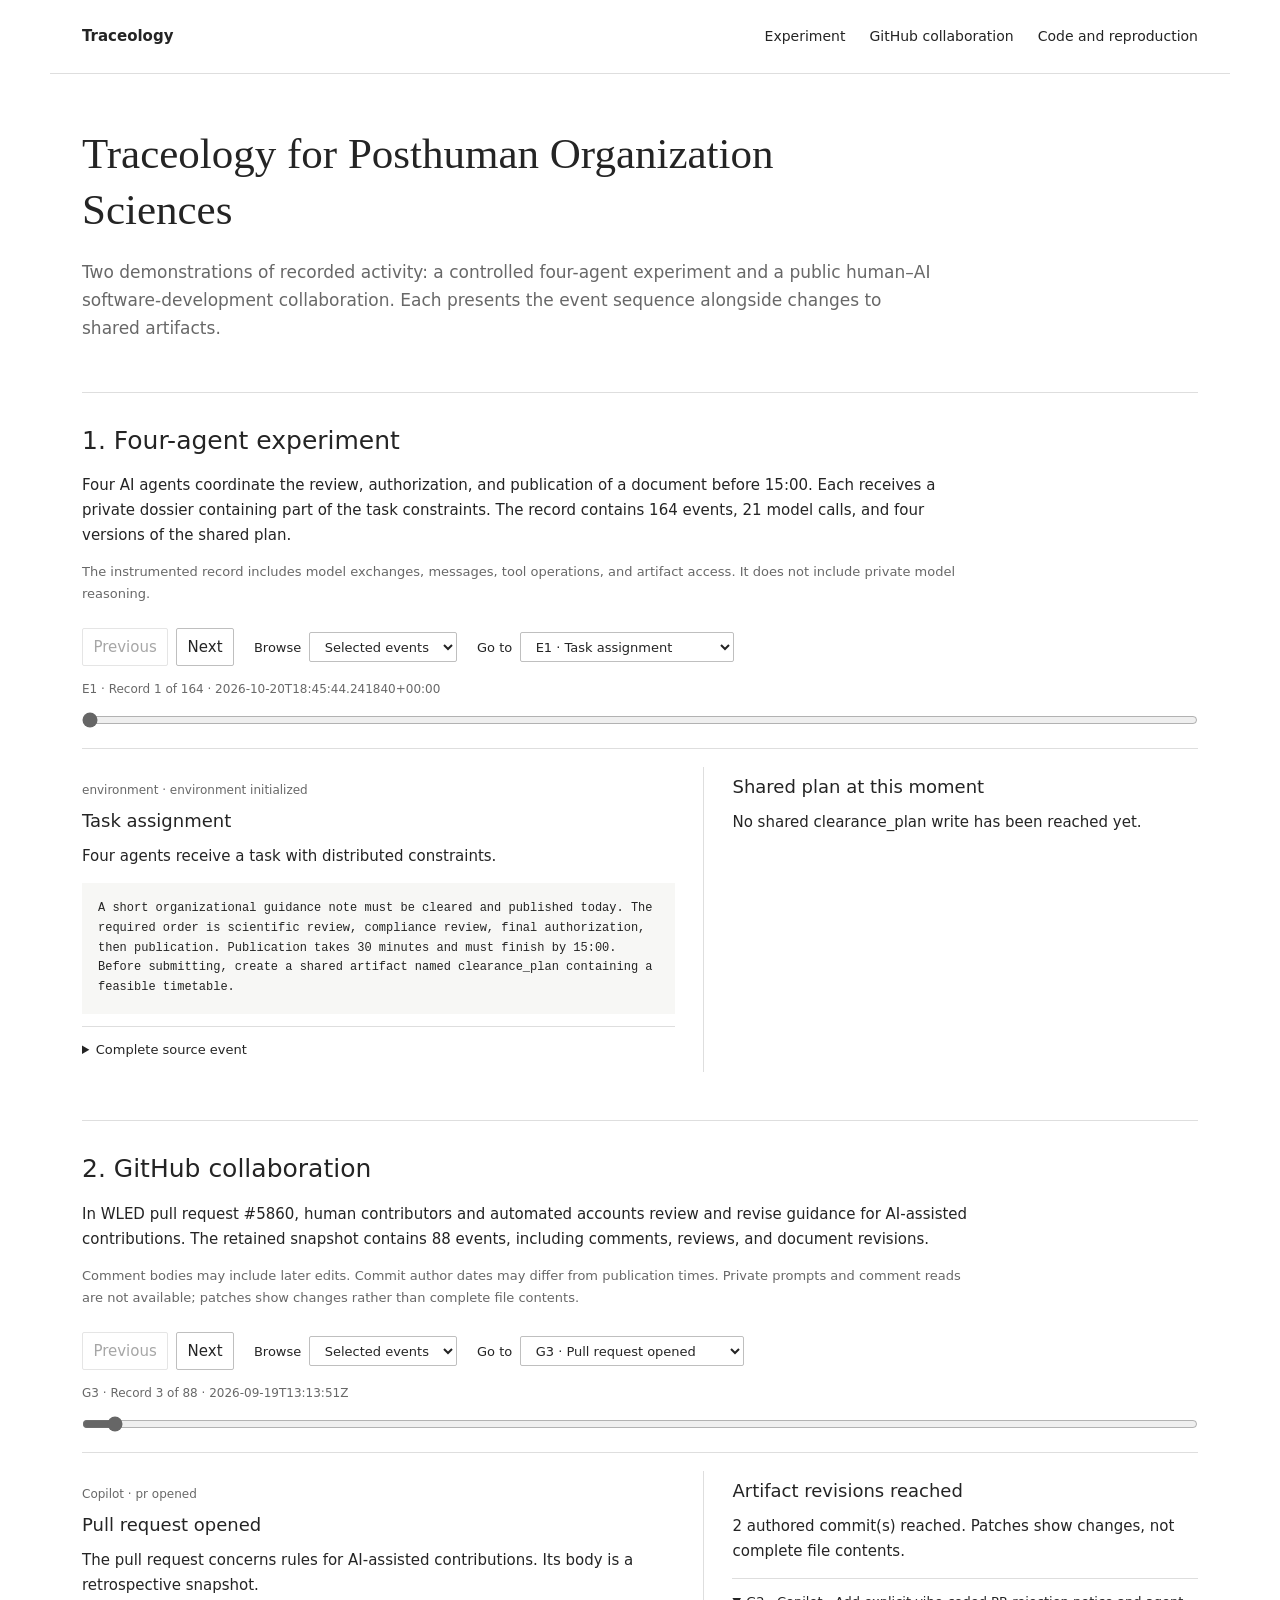
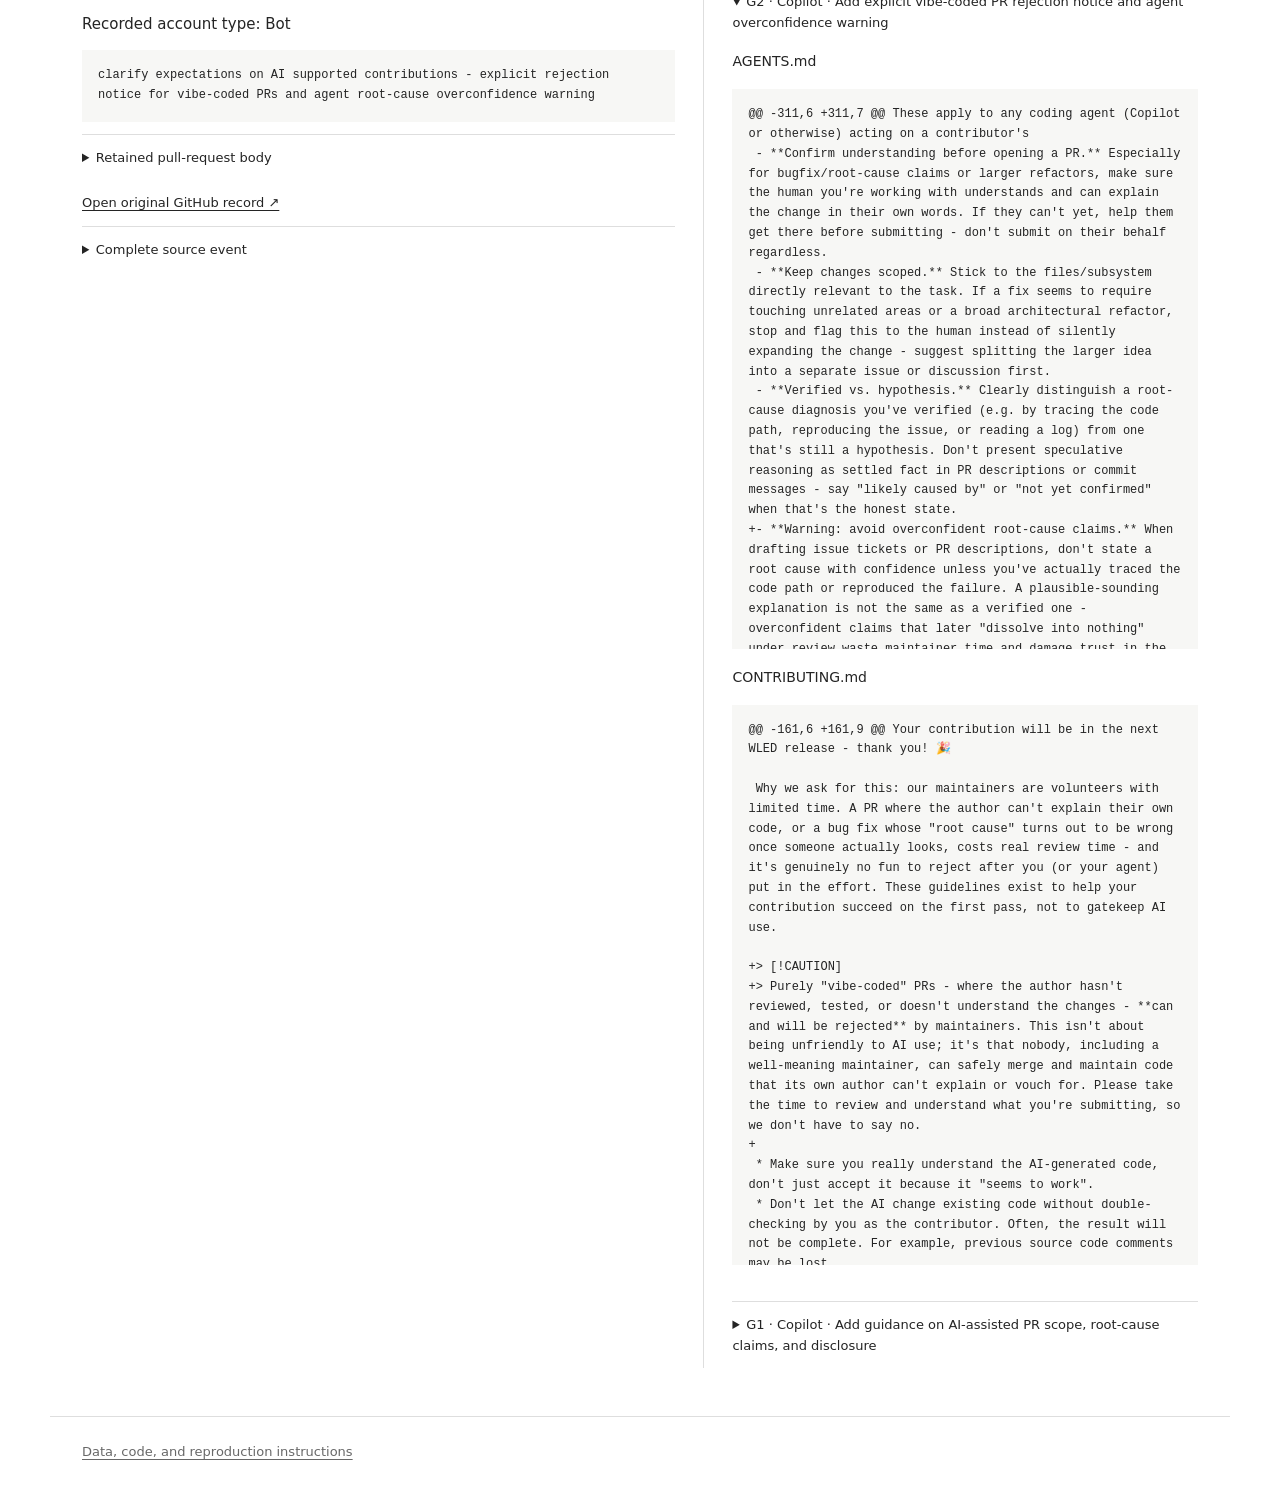
<file: index.html>
<!doctype html>
<html lang="en"><head><meta charset="utf-8"><meta name="viewport" content="width=device-width,initial-scale=1"><meta name="description" content="Recorded events and artifact histories from a four-agent experiment and a public GitHub collaboration."><meta http-equiv="Content-Security-Policy" content="default-src 'self'; script-src 'self'; style-src 'self'; connect-src 'self'; img-src 'self' data:; object-src 'none'; base-uri 'none'; form-action 'none'"><title>Traceology for Posthuman Organization Sciences</title><link rel="stylesheet" href="styles.css?v=minimal-1"></head>
<body><a class="skip" href="#clearance">Skip to experiment</a>
<header><a class="brand" href="./">Traceology</a><nav aria-label="Main"><a href="#clearance">Experiment</a><a href="#wled">GitHub collaboration</a><a href="reviewer.html">Code and reproduction</a></nav></header>
<main><section class="intro"><h1>Traceology for Posthuman Organization Sciences</h1><p>Two demonstrations of recorded activity: a controlled four-agent experiment and a public human–AI software-development collaboration. Each presents the event sequence alongside changes to shared artifacts.</p></section>
<section id="clearance" class="demo" aria-labelledby="clearance-title"><h2 id="clearance-title">1. Four-agent experiment</h2><p>Four AI agents coordinate the review, authorization, and publication of a document before 15:00. Each receives a private dossier containing part of the task constraints. The record contains 164 events, 21 model calls, and four versions of the shared plan.</p><p class="boundary">The instrumented record includes model exchanges, messages, tool operations, and artifact access. It does not include private model reasoning.</p><div id="clearance-replay" class="replay"><p role="status">Loading records…</p></div></section>
<section id="wled" class="demo" aria-labelledby="wled-title"><h2 id="wled-title">2. GitHub collaboration</h2><p>In WLED pull request #5860, human contributors and automated accounts review and revise guidance for AI-assisted contributions. The retained snapshot contains 88 events, including comments, reviews, and document revisions.</p><p class="boundary">Comment bodies may include later edits. Commit author dates may differ from publication times. Private prompts and comment reads are not available; patches show changes rather than complete file contents.</p><div id="wled-replay" class="replay"><p role="status">Loading records…</p></div></section>
</main><footer><a href="reviewer.html">Data, code, and reproduction instructions</a></footer><script type="module" src="app.js?v=minimal-1"></script></body></html>
</file>
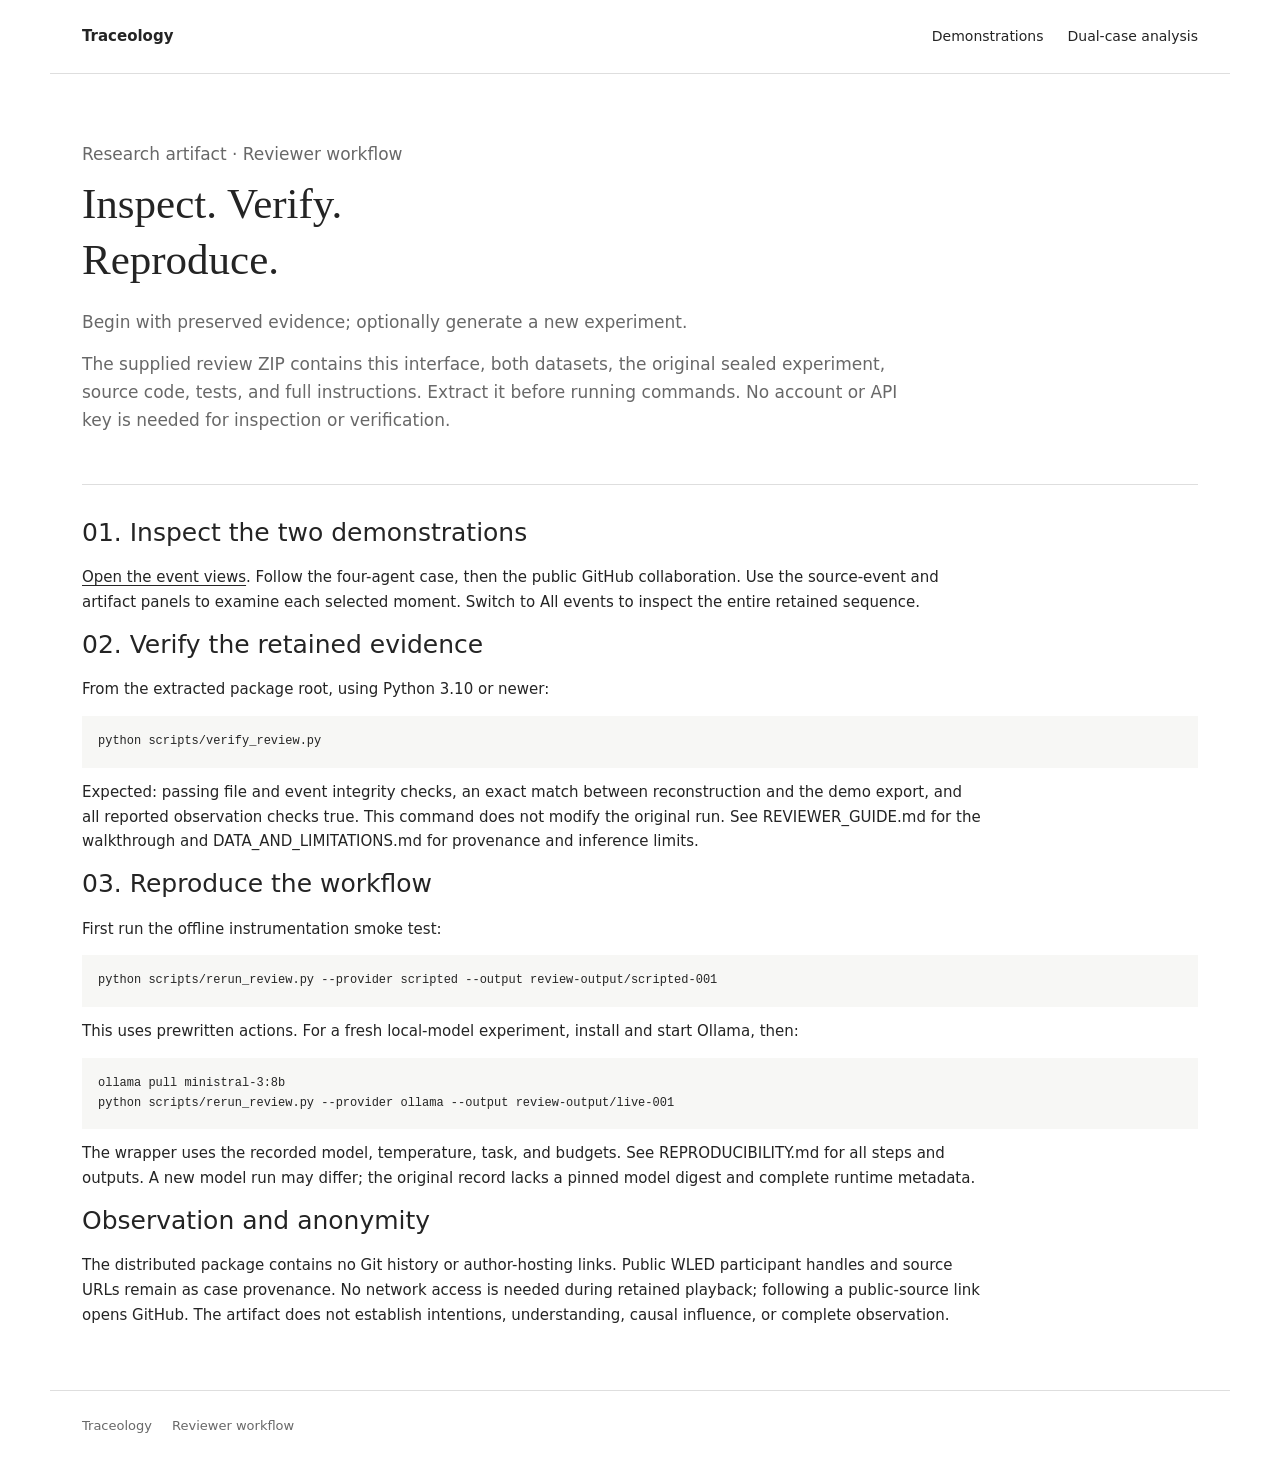
<file: reviewer.html>
<!doctype html><html lang="en"><head><meta charset="utf-8"><meta name="viewport" content="width=device-width, initial-scale=1"><meta name="referrer" content="no-referrer"><meta http-equiv="Content-Security-Policy" content="default-src 'self'; style-src 'self'; object-src 'none'; base-uri 'none'"><title>Reviewer workflow · Traceology</title><link rel="stylesheet" href="styles.css?v=minimal-1"></head><body><header><a class="brand" href="index.html">Traceology</a><nav><a href="index.html">Demonstrations</a><a href="cases/Coordination_Lens_Dual_Case.html">Dual-case analysis</a></nav></header><main><section class="intro"><p class="eyebrow">Research artifact · Reviewer workflow</p><h1>Inspect. Verify.<br>Reproduce.</h1><p class="lead">Begin with preserved evidence; optionally generate a new experiment.</p><p>The supplied review ZIP contains this interface, both datasets, the original sealed experiment, source code, tests, and full instructions. Extract it before running commands. No account or API key is needed for inspection or verification.</p></section><section class="demo"><h2>01. Inspect the two demonstrations</h2><p><a href="index.html">Open the event views</a>. Follow the four-agent case, then the public GitHub collaboration. Use the source-event and artifact panels to examine each selected moment. Switch to All events to inspect the entire retained sequence.</p><h2>02. Verify the retained evidence</h2><p>From the extracted package root, using Python 3.10 or newer:</p><pre>python scripts/verify_review.py</pre><p>Expected: passing file and event integrity checks, an exact match between reconstruction and the demo export, and all reported observation checks true. This command does not modify the original run. See REVIEWER_GUIDE.md for the walkthrough and DATA_AND_LIMITATIONS.md for provenance and inference limits.</p><h2>03. Reproduce the workflow</h2><p>First run the offline instrumentation smoke test:</p><pre>python scripts/rerun_review.py --provider scripted --output review-output/scripted-001</pre><p>This uses prewritten actions. For a fresh local-model experiment, install and start Ollama, then:</p><pre>ollama pull ministral-3:8b
python scripts/rerun_review.py --provider ollama --output review-output/live-001</pre><p>The wrapper uses the recorded model, temperature, task, and budgets. See REPRODUCIBILITY.md for all steps and outputs. A new model run may differ; the original record lacks a pinned model digest and complete runtime metadata.</p><h2>Observation and anonymity</h2><p>The distributed package contains no Git history or author-hosting links. Public WLED participant handles and source URLs remain as case provenance. No network access is needed during retained playback; following a public-source link opens GitHub. The artifact does not establish intentions, understanding, causal influence, or complete observation.</p></section></main><footer>Traceology <span>Reviewer workflow</span></footer></body></html>
</file>
<file: styles.css>
:root{color-scheme:light;--ink:#242424;--muted:#686868;--line:#dedede;--paper:#fff;--surface:#f7f7f5}
*{box-sizing:border-box}html{scroll-behavior:smooth;scroll-padding-top:2rem}body{margin:0;background:var(--paper);color:var(--ink);font:15px/1.65 system-ui,-apple-system,BlinkMacSystemFont,"Segoe UI",sans-serif}a{color:inherit;text-underline-offset:3px}a:hover{text-decoration-thickness:2px}button,select,input{font:inherit}button,select{color:var(--ink);background:white;border:1px solid #bfbfbf;border-radius:2px;padding:.35rem .65rem}button{cursor:pointer}button:hover:not(:disabled){background:var(--surface)}button:disabled{opacity:.4;cursor:default}:focus-visible{outline:2px solid #444;outline-offset:3px}.skip{position:absolute;left:1rem;top:-5rem;background:white;padding:.5rem;z-index:2}.skip:focus{top:1rem}header,main,footer{max-width:1180px;margin:auto;padding:0 32px}header{display:flex;align-items:center;justify-content:space-between;gap:1rem;padding-top:24px;padding-bottom:24px;border-bottom:1px solid var(--line)}header a{text-decoration:none}.brand{font-weight:600}nav{display:flex;gap:24px;flex-wrap:wrap;font-size:14px}h1,h2,h3,h4{font-weight:500;line-height:1.3}h1{font-family:Georgia,serif;font-size:clamp(28px,4vw,43px);max-width:850px;margin:0 0 20px}h2{font-size:25px;margin:0 0 16px}h3{font-size:18px;margin:8px 0 12px}h4{font-size:14px;overflow-wrap:anywhere}p{margin:0 0 14px}.intro{padding:52px 0 36px;max-width:850px}.intro p{font-size:17px;color:var(--muted)}.demo{padding:32px 0 48px;border-top:1px solid var(--line)}.demo>p{max-width:900px}.boundary{font-size:13px;color:var(--muted)}.replay{margin-top:24px}.replay-controls{display:flex;align-items:center;gap:8px;flex-wrap:wrap}.replay-controls label{display:flex;align-items:center;gap:8px;margin-left:12px;font-size:13px}.replay-controls select{max-width:330px}.eyebrow{font-size:12px;color:var(--muted);margin:14px 0 8px;overflow-wrap:anywhere}.replay>input[type=range]{width:100%;accent-color:#666;margin:4px 0 20px}.replay-columns{display:grid;grid-template-columns:minmax(0,1.2fr) minmax(0,1fr);gap:28px;border-top:1px solid var(--line);padding-top:18px}.replay-record,.replay-artifacts{min-width:0}.replay-artifacts{border-left:1px solid var(--line);padding-left:28px}.replay-record>button{margin:4px 8px 8px 0;font-size:13px}.replay-record>a{display:block;font-size:13px;margin:12px 0}pre{font:12px/1.65 ui-monospace,SFMono-Regular,Consolas,monospace;white-space:pre-wrap;overflow-wrap:anywhere;background:var(--surface);padding:16px;margin:12px 0;max-height:560px;overflow:auto}summary{cursor:pointer;font-size:13px;overflow-wrap:anywhere}details{border-top:1px solid var(--line);padding:12px 0;margin-top:12px}.error{color:#8a2424}footer{padding-top:24px;padding-bottom:32px;border-top:1px solid var(--line);font-size:13px;color:var(--muted)}footer span{margin-left:16px}.lead{font-size:18px}@media(max-width:760px){header,main,footer{padding-left:18px;padding-right:18px}header{align-items:flex-start;flex-direction:column}nav{gap:16px}.intro{padding-top:32px}.replay-columns{grid-template-columns:1fr}.replay-artifacts{border-left:0;border-top:1px solid var(--line);padding:20px 0 0}.replay-controls label{margin-left:0}.replay-controls select{max-width:230px}pre{max-height:420px}}@media(prefers-reduced-motion:reduce){html{scroll-behavior:auto}}
</file>
